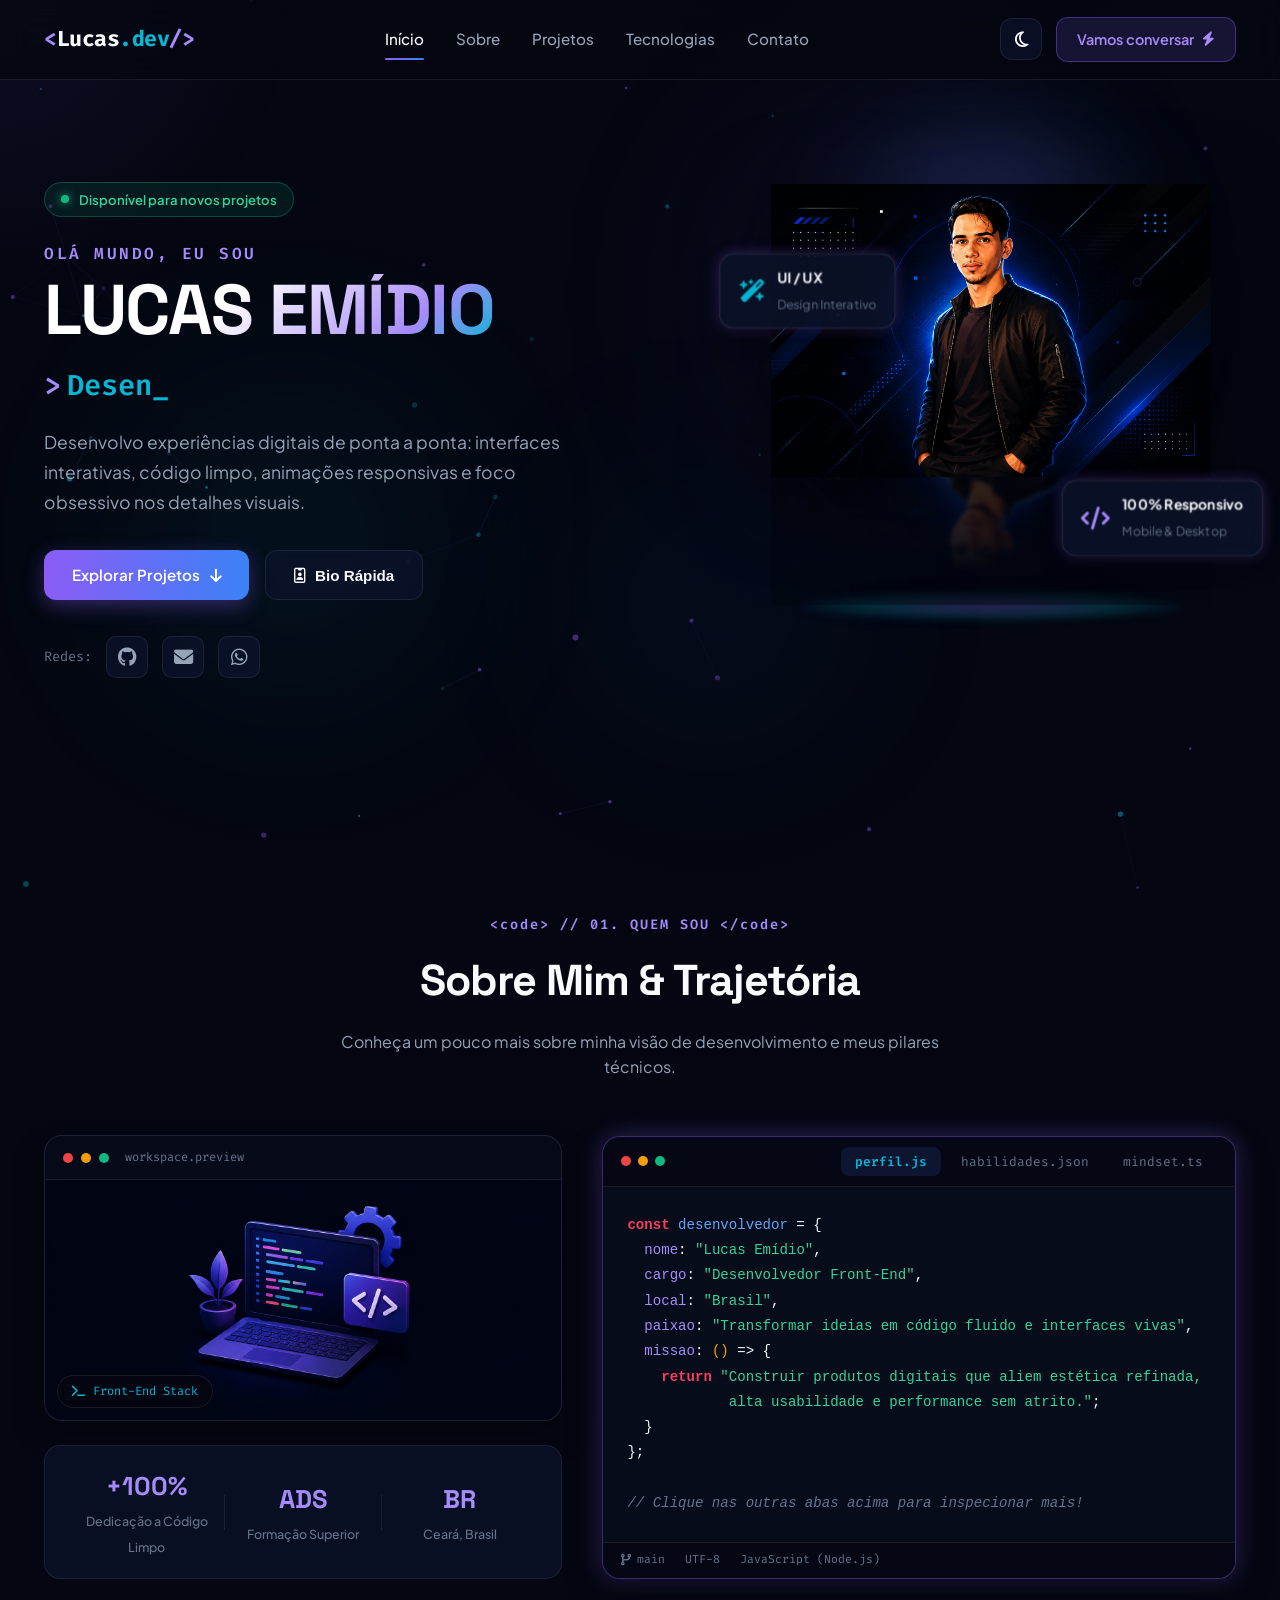
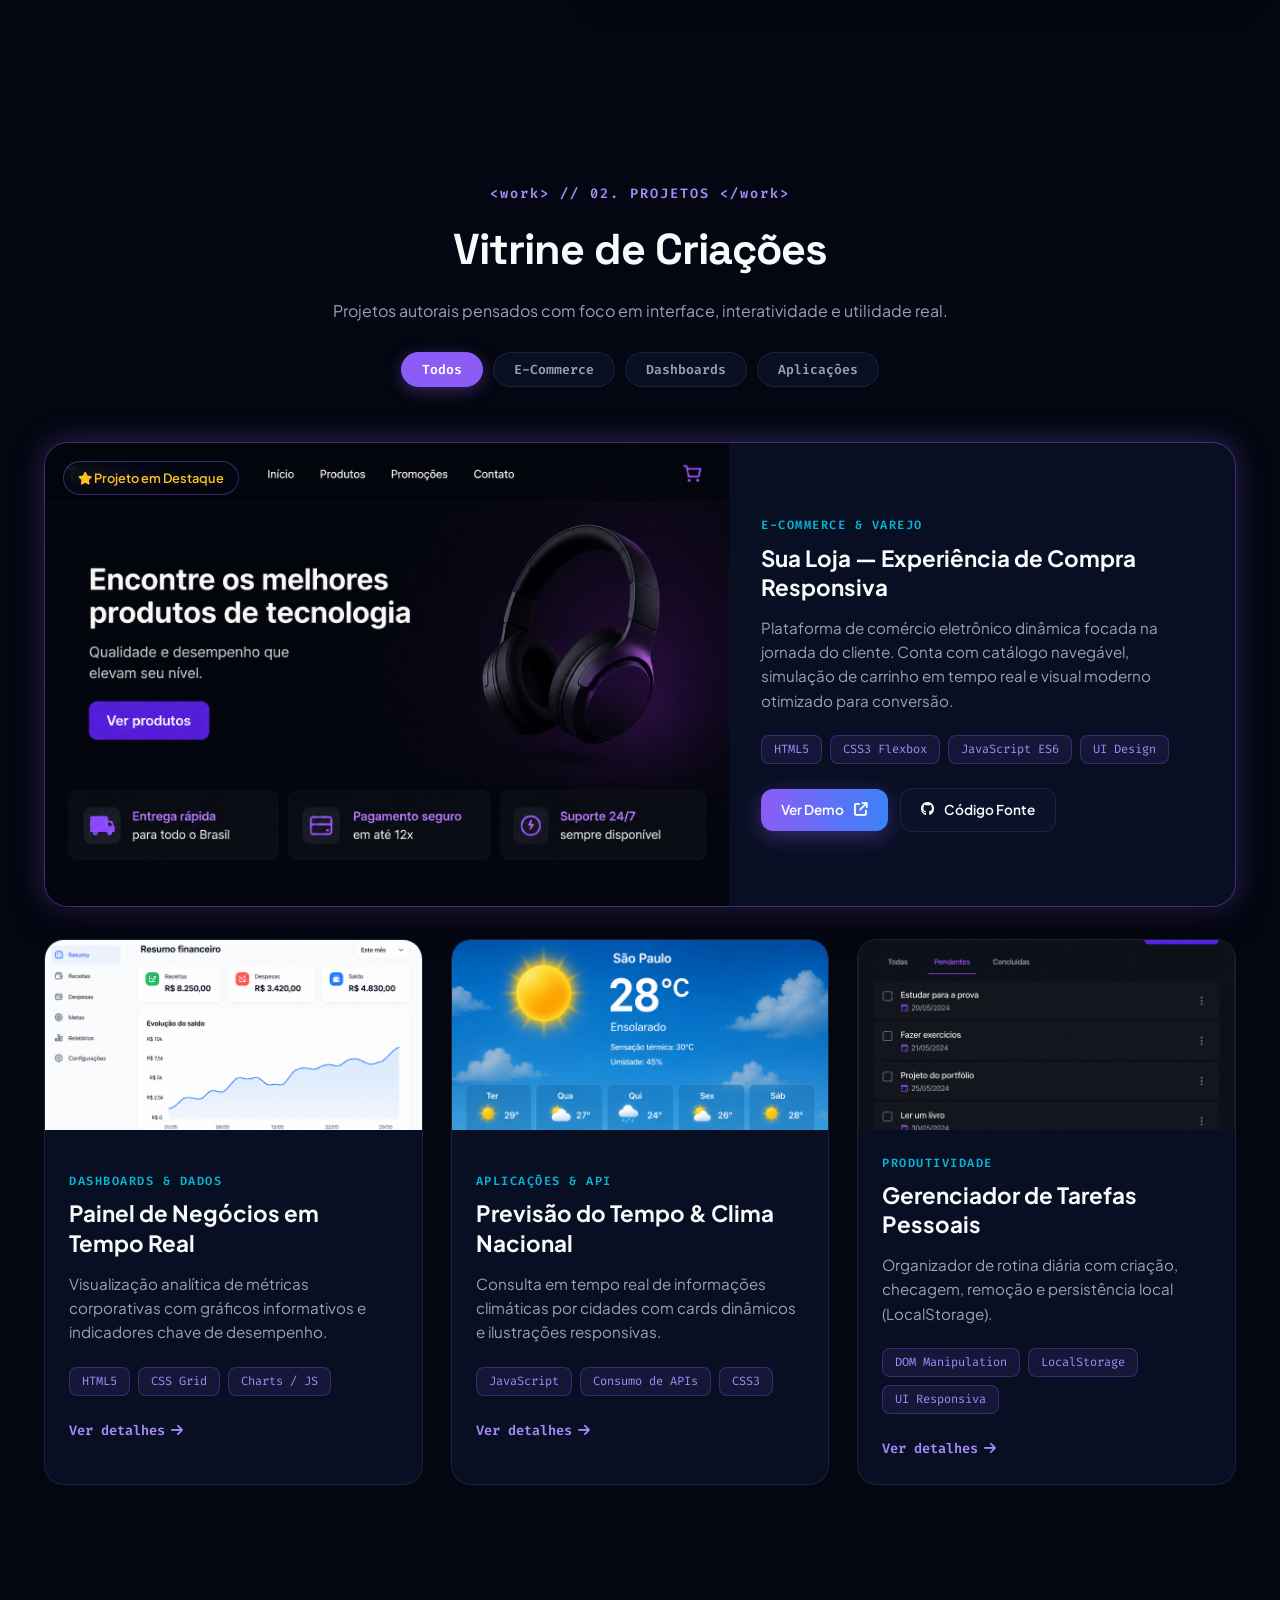
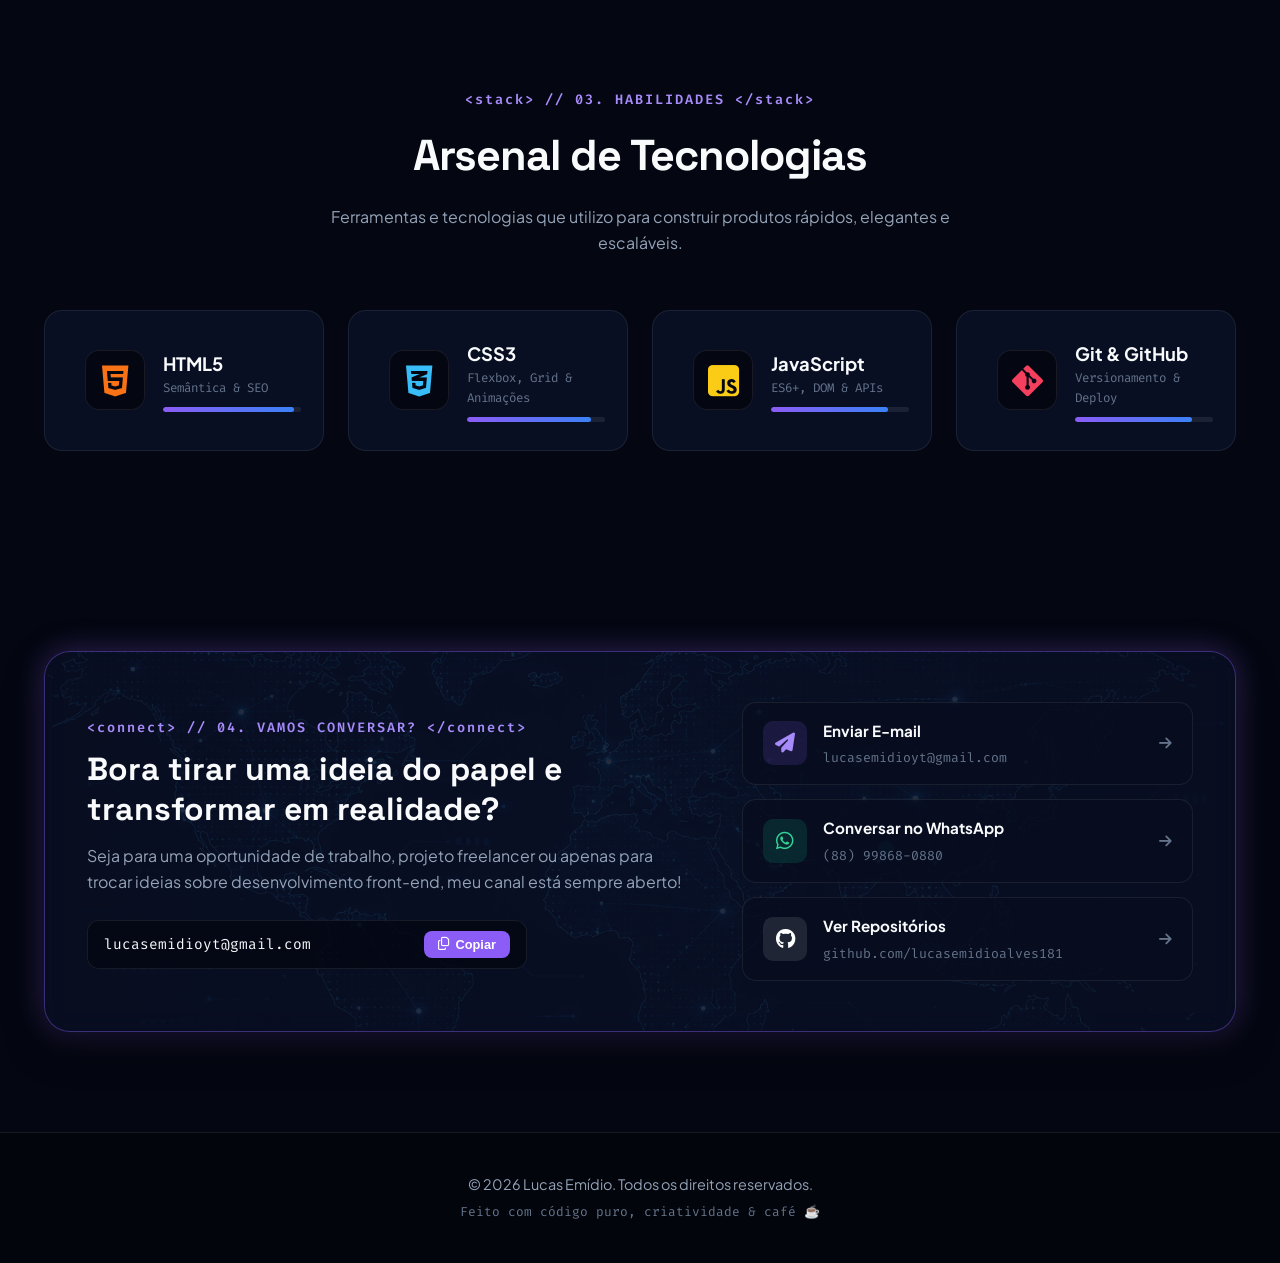
<file: index.html>
<!DOCTYPE html>
<html lang="pt-BR">

<head>
    <meta charset="UTF-8">
    <meta name="viewport" content="width=device-width, initial-scale=1.0">
    <title>Lucas Emídio | Desenvolvedor Front-End</title>
    <meta name="description" content="Portfólio interativo de Lucas Emídio, desenvolvedor Front-End especializado em interfaces modernas, dinâmicas e de alto impacto.">
    
    <!-- Google Fonts -->
    <link rel="preconnect" href="https://fonts.googleapis.com">
    <link rel="preconnect" href="https://fonts.gstatic.com" crossorigin>
    <link href="https://fonts.googleapis.com/css2?family=Fira+Code:wght@400;500;600;700&family=Plus+Jakarta+Sans:wght@300;400;500;600;700;800&family=Space+Grotesk:wght@500;700&display=swap" rel="stylesheet">
    
    <!-- Font Awesome -->
    <link rel="stylesheet" href="https://cdnjs.cloudflare.com/ajax/libs/font-awesome/6.5.1/css/all.min.css">
    
    <!-- CSS -->
    <link rel="stylesheet" href="port.css">
</head>

<body>
    <!-- Canvas de Partículas Interativas no Fundo -->
    <canvas id="bg-canvas"></canvas>

    <!-- Canvas para Fumaça e Rastro Brilhante do Mouse -->
    <canvas id="cursor-smoke-canvas"></canvas>
    <div class="mouse-glow-dot" id="mouseGlowDot"></div>

    <!-- Orbes de Luz e Gradientes Animados de Fundo -->
    <div class="glow-orb orb-1"></div>
    <div class="glow-orb orb-2"></div>
    <div class="glow-orb orb-3"></div>
    <div class="cursor-spotlight" id="spotlight"></div>

    <!-- Cabeçalho Fixo & Translúcido -->
    <header id="cabecalho">
        <div class="header-container">
            <a href="#inicio" class="logo">
                <span class="logo-bracket">&lt;</span>Lucas<span class="logo-dot">.dev</span><span class="logo-bracket">/&gt;</span>
            </a>

            <nav id="nav-menu">
                <a href="#inicio" class="nav-link active">Início</a>
                <a href="#sobre" class="nav-link">Sobre</a>
                <a href="#projetos" class="nav-link">Projetos</a>
                <a href="#tecnologias" class="nav-link">Tecnologias</a>
                <a href="#contato" class="nav-link">Contato</a>
            </nav>

            <div class="header-actions">
                <button id="theme-toggle" class="btn-icon" aria-label="Alternar tema visual" title="Alternar tema">
                    <i class="fa-regular fa-moon"></i>
                </button>
                <a href="#contato" class="btn-header-cta">
                    <span>Vamos conversar</span>
                    <i class="fa-solid fa-bolt"></i>
                </a>
                <button id="btn-mobile" class="btn-icon mobile-only" aria-label="Abrir menu móvel">
                    <i class="fa-solid fa-bars"></i>
                </button>
            </div>
        </div>
    </header>

    <main>
        <!-- SEÇÃO HERO COM IMAGEM 3D PARALLAX & ESPELHAMENTO -->
        <section id="inicio" class="hero-section">
            <div class="hero-container">
                
                <!-- Conteúdo textual à esquerda -->
                <div class="hero-conteudo">
                    <div class="status-pill">
                        <span class="status-indicator"></span>
                        <span>Disponível para novos projetos</span>
                    </div>

                    <h2 class="hero-ola">OLÁ MUNDO, EU SOU</h2>
                    <h1 class="hero-nome">LUCAS EMÍDIO</h1>

                    <!-- Efeito de Digitação Dinâmica -->
                    <div class="typing-container">
                        <span class="typing-prefix">&gt; </span>
                        <span id="typing-text" class="typing-text"></span>
                        <span class="typing-cursor">_</span>
                    </div>

                    <p class="hero-descricao">
                        Desenvolvo experiências digitais de ponta a ponta: interfaces interativas, 
                        código limpo, animações responsivas e foco obsessivo nos detalhes visuais.
                    </p>

                    <div class="hero-botoes">
                        <a href="#projetos" class="btn btn-primary">
                            <span>Explorar Projetos</span>
                            <i class="fa-solid fa-arrow-down"></i>
                        </a>
                        <button id="btn-sobre-modal" class="btn btn-glass">
                            <i class="fa-regular fa-id-badge"></i>
                            <span>Bio Rápida</span>
                        </button>
                    </div>

                    <div class="hero-social">
                        <span class="social-label">Redes:</span>
                        <a href="https://github.com/lucasemidioalves181" target="_blank" rel="noopener noreferrer" class="social-btn" aria-label="GitHub">
                            <i class="fa-brands fa-github"></i>
                        </a>
                        <a href="mailto:lucasemidioyt@gmail.com" class="social-btn" aria-label="E-mail">
                            <i class="fa-solid fa-envelope"></i>
                        </a>
                        <a href="https://wa.me/5588998680880" target="_blank" rel="noopener noreferrer" class="social-btn" aria-label="WhatsApp">
                            <i class="fa-brands fa-whatsapp"></i>
                        </a>
                    </div>
                </div>

                <!-- Imagem Interativa com 3D Tilt, Efeito Mouse e Espelhamento -->
                <div class="hero-interactive-stage" id="heroStage">
                    
                    <!-- Badges flutuantes interativas ao redor da imagem -->
                    <div class="floating-badge badge-top-left" data-speed="2">
                        <i class="fa-solid fa-wand-magic-sparkles"></i>
                        <div>
                            <strong>UI / UX</strong>
                            <small>Design Interativo</small>
                        </div>
                    </div>

                    <div class="floating-badge badge-bottom-right" data-speed="-2">
                        <i class="fa-solid fa-code"></i>
                        <div>
                            <strong>100% Responsivo</strong>
                            <small>Mobile & Desktop</small>
                        </div>
                    </div>

                    <!-- Container da Imagem com 3D Tilt e Espelhamento -->
                    <div class="hero-character-wrapper" id="characterWrapper">
                        <div class="character-glow" id="characterGlow"></div>
                        
                        <!-- Imagem Principal com Efeito de Luz 3D -->
                        <div class="character-img-box">
                            <img src="imgs/imagem2.png" alt="Lucas Emídio Desenvolvedor" id="heroImage" class="character-img">
                            <div class="character-specular-glare" id="characterGlare"></div>
                        </div>
                        
                        <!-- Efeito de Espelhamento Refletido na Base -->
                        <div class="character-reflection-container" id="characterReflection">
                            <img src="imgs/imagem2.png" alt="" class="character-reflection-img" aria-hidden="true">
                            <div class="reflection-gradient-fade"></div>
                        </div>

                        <!-- Chão com grade holográfica de luz e sombra 3D -->
                        <div class="character-shadow-3d" id="characterShadow"></div>
                        <div class="holographic-base"></div>
                    </div>
                </div>

            </div>
        </section>

        <!-- SEÇÃO SOBRE MIM: TERMINAL INTERATIVO AO INVÉS DE CARDS GENÉRICOS -->
        <section id="sobre" class="section">
            <div class="section-header">
                <span class="section-tag">&lt;code&gt; // 01. QUEM SOU &lt;/code&gt;</span>
                <h2 class="section-title">Sobre Mim &amp; Trajetória</h2>
                <p class="section-subtitle">Conheça um pouco mais sobre minha visão de desenvolvimento e meus pilares técnicos.</p>
            </div>

            <div class="sobre-interactive-container">
                <!-- Lado Esquerdo: Imagem com moldura moderna de código -->
                <div class="sobre-visual">
                    <div class="workspace-card">
                        <div class="workspace-header">
                            <span class="dot red"></span>
                            <span class="dot yellow"></span>
                            <span class="dot green"></span>
                            <span class="tab-label">workspace.preview</span>
                        </div>
                        <div class="workspace-img-wrapper">
                            <img src="pcimg.png" alt="Workspace de desenvolvimento" id="img-workspace">
                            <div class="workspace-overlay">
                                <span><i class="fa-solid fa-terminal"></i> Front-End Stack</span>
                            </div>
                        </div>
                    </div>

                    <!-- Métricas de experiência fluídas -->
                    <div class="metricas-fluxo">
                        <div class="metrica-item">
                            <span class="metrica-numero">+100%</span>
                            <span class="metrica-texto">Dedicação a Código Limpo</span>
                        </div>
                        <div class="metrica-divisor"></div>
                        <div class="metrica-item">
                            <span class="metrica-numero">ADS</span>
                            <span class="metrica-texto">Formação Superior</span>
                        </div>
                        <div class="metrica-divisor"></div>
                        <div class="metrica-item">
                            <span class="metrica-numero">BR</span>
                            <span class="metrica-texto">Ceará, Brasil</span>
                        </div>
                    </div>
                </div>

                <!-- Lado Direito: Terminal Interativo de Desenvolvedor -->
                <div class="terminal-ide" id="devTerminal">
                    <div class="terminal-topbar">
                        <div class="terminal-dots">
                            <span class="dot red"></span>
                            <span class="dot yellow"></span>
                            <span class="dot green"></span>
                        </div>
                        <div class="terminal-tabs">
                            <button class="terminal-tab active" data-tab="perfil">perfil.js</button>
                            <button class="terminal-tab" data-tab="habilidades">habilidades.json</button>
                            <button class="terminal-tab" data-tab="filosofia">mindset.ts</button>
                        </div>
                    </div>

                    <!-- Conteúdo das Abas do Terminal -->
                    <div class="terminal-code-body">
                        <!-- Aba 1: perfil.js -->
                        <div class="tab-content active" id="tab-perfil">
                            <pre><code><span class="c-keyword">const</span> <span class="c-variable">desenvolvedor</span> = {
  <span class="c-prop">nome</span>: <span class="c-string">"Lucas Emídio"</span>,
  <span class="c-prop">cargo</span>: <span class="c-string">"Desenvolvedor Front-End"</span>,
  <span class="c-prop">local</span>: <span class="c-string">"Brasil"</span>,
  <span class="c-prop">paixao</span>: <span class="c-string">"Transformar ideias em código fluido e interfaces vivas"</span>,
  <span class="c-prop">missao</span>: <span class="c-function">()</span> => {
    <span class="c-keyword">return</span> <span class="c-string">"Construir produtos digitais que aliem estética refinada,
            alta usabilidade e performance sem atrito."</span>;
  }
};

<span class="c-comment">// Clique nas outras abas acima para inspecionar mais!</span></code></pre>
                        </div>

                        <!-- Aba 2: habilidades.json -->
                        <div class="tab-content" id="tab-habilidades">
                            <pre><code>{
  <span class="c-prop">"linguagens"</span>: [<span class="c-string">"JavaScript (ES6+)"</span>, <span class="c-string">"HTML5"</span>, <span class="c-string">"CSS3"</span>],
  <span class="c-prop">"estilizacao"</span>: [<span class="c-string">"Flexbox"</span>, <span class="c-string">"CSS Grid"</span>, <span class="c-string">"Animations"</span>, <span class="c-string">"Responsividade"</span>],
  <span class="c-prop">"ferramentas"</span>: [<span class="c-string">"Git"</span>, <span class="c-string">"GitHub"</span>, <span class="c-string">"VS Code"</span>, <span class="c-string">"Figma"</span>],
  <span class="c-prop">"proximosPassos"</span>: [<span class="c-string">"React"</span>, <span class="c-string">"TypeScript"</span>, <span class="c-string">"Tailwind CSS"</span>]
}</code></pre>
                        </div>

                        <!-- Aba 3: mindset.ts -->
                        <div class="tab-content" id="tab-filosofia">
                            <pre><code><span class="c-keyword">interface</span> <span class="c-type">DevMindset</span> {
  <span class="c-prop">aprendizadoContinuo</span>: <span class="c-type">boolean</span>;
  <span class="c-prop">atencaoAosDetalhes</span>: <span class="c-type">boolean</span>;
}

<span class="c-keyword">const</span> <span class="c-variable">meuFoco</span>: <span class="c-type">DevMindset</span> = {
  <span class="c-prop">aprendizadoContinuo</span>: <span class="c-keyword">true</span>,
  <span class="c-prop">atencaoAosDetalhes</span>: <span class="c-keyword">true</span>
};

<span class="c-comment">/* "Interfaces são a ponte entre as pessoas e a tecnologia.
    Elas devem ser intuitivas, rápidas e memoráveis." */</span></code></pre>
                        </div>
                    </div>

                    <div class="terminal-footer">
                        <span class="terminal-status"><i class="fa-solid fa-code-branch"></i> main</span>
                        <span class="terminal-status">UTF-8</span>
                        <span class="terminal-status">JavaScript (Node.js)</span>
                    </div>
                </div>
            </div>
        </section>

        <!-- SEÇÃO PROJETOS: VITRINE INTERATIVA COM SHOWCASE E FILTRO -->
        <section id="projetos" class="section">
            <div class="section-header">
                <span class="section-tag">&lt;work&gt; // 02. PROJETOS &lt;/work&gt;</span>
                <h2 class="section-title">Vitrine de Criações</h2>
                <p class="section-subtitle">Projetos autorais pensados com foco em interface, interatividade e utilidade real.</p>
                
                <!-- Filtros Interativos -->
                <div class="projetos-filtros">
                    <button class="filtro-btn active" data-filter="todos">Todos</button>
                    <button class="filtro-btn" data-filter="ecommerce">E-Commerce</button>
                    <button class="filtro-btn" data-filter="dashboards">Dashboards</button>
                    <button class="filtro-btn" data-filter="apps">Aplicações</button>
                </div>
            </div>

            <!-- Vitrine Dinâmica (Design Editorial Não Genérico) -->
            <div class="showcase-projetos">
                
                <!-- Projeto 1: Destaque Principal Expandido -->
                <article class="showcase-item destaque" data-categoria="ecommerce">
                    <div class="showcase-preview">
                        <img src="imgs/ChatGPT Image 23 de ago. de 2026, 17_31_54.png" alt="Sua Loja E-Commerce">
                        <div class="preview-glass-tag">
                            <i class="fa-solid fa-star"></i> Projeto em Destaque
                        </div>
                    </div>
                    <div class="showcase-details">
                        <div class="showcase-header">
                            <span class="categoria-label">E-COMMERCE &amp; VAREJO</span>
                            <h3>Sua Loja — Experiência de Compra Responsiva</h3>
                        </div>
                        <p>
                            Plataforma de comércio eletrônico dinâmica focada na jornada do cliente. 
                            Conta com catálogo navegável, simulação de carrinho em tempo real e visual moderno otimizado para conversão.
                        </p>
                        <div class="tech-pills">
                            <span class="tech-pill">HTML5</span>
                            <span class="tech-pill">CSS3 Flexbox</span>
                            <span class="tech-pill">JavaScript ES6</span>
                            <span class="tech-pill">UI Design</span>
                        </div>
                        <div class="showcase-actions">
                            <a href="#" class="btn btn-primary btn-sm">
                                <span>Ver Demo</span>
                                <i class="fa-solid fa-arrow-up-right-from-square"></i>
                            </a>
                            <a href="https://github.com/lucasemidioalves181" target="_blank" rel="noopener noreferrer" class="btn btn-glass btn-sm">
                                <i class="fa-brands fa-github"></i>
                                <span>Código Fonte</span>
                            </a>
                        </div>
                    </div>
                </article>

                <!-- Grid com os outros 3 projetos complementares -->
                <div class="showcase-subgrid">
                    
                    <!-- Projeto 2: Dashboard de Negócios -->
                    <article class="showcase-item compacto" data-categoria="dashboards">
                        <div class="showcase-preview">
                            <img src="imgs/ChatGPT Image 23 de ago. de 2026, 17_32_50.png" alt="Dashboard de Negócios">
                            <div class="preview-overlay-btn">
                                <i class="fa-solid fa-magnifying-glass-plus"></i>
                            </div>
                        </div>
                        <div class="showcase-details">
                            <span class="categoria-label">DASHBOARDS &amp; DADOS</span>
                            <h3>Painel de Negócios em Tempo Real</h3>
                            <p>Visualização analítica de métricas corporativas com gráficos informativos e indicadores chave de desempenho.</p>
                            <div class="tech-pills">
                                <span class="tech-pill">HTML5</span>
                                <span class="tech-pill">CSS Grid</span>
                                <span class="tech-pill">Charts / JS</span>
                            </div>
                            <div class="showcase-actions">
                                <a href="#" class="btn-link">Ver detalhes <i class="fa-solid fa-arrow-right"></i></a>
                            </div>
                        </div>
                    </article>

                    <!-- Projeto 3: App de Clima -->
                    <article class="showcase-item compacto" data-categoria="apps">
                        <div class="showcase-preview">
                            <img src="imgs/ChatGPT Image 23 de ago. de 2026, 17_33_33.png" alt="App de Clima">
                            <div class="preview-overlay-btn">
                                <i class="fa-solid fa-magnifying-glass-plus"></i>
                            </div>
                        </div>
                        <div class="showcase-details">
                            <span class="categoria-label">APLICAÇÕES &amp; API</span>
                            <h3>Previsão do Tempo &amp; Clima Nacional</h3>
                            <p>Consulta em tempo real de informações climáticas por cidades com cards dinâmicos e ilustrações responsivas.</p>
                            <div class="tech-pills">
                                <span class="tech-pill">JavaScript</span>
                                <span class="tech-pill">Consumo de APIs</span>
                                <span class="tech-pill">CSS3</span>
                            </div>
                            <div class="showcase-actions">
                                <a href="#" class="btn-link">Ver detalhes <i class="fa-solid fa-arrow-right"></i></a>
                            </div>
                        </div>
                    </article>

                    <!-- Projeto 4: Gerenciador de Tarefas -->
                    <article class="showcase-item compacto" data-categoria="apps">
                        <div class="showcase-preview">
                            <img src="imgs/ChatGPT Image 23 de ago. de 2026, 17_34_10.png" alt="Gerenciador de Tarefas">
                            <div class="preview-overlay-btn">
                                <i class="fa-solid fa-magnifying-glass-plus"></i>
                            </div>
                        </div>
                        <div class="showcase-details">
                            <span class="categoria-label">PRODUTIVIDADE</span>
                            <h3>Gerenciador de Tarefas Pessoais</h3>
                            <p>Organizador de rotina diária com criação, checagem, remoção e persistência local (LocalStorage).</p>
                            <div class="tech-pills">
                                <span class="tech-pill">DOM Manipulation</span>
                                <span class="tech-pill">LocalStorage</span>
                                <span class="tech-pill">UI Responsiva</span>
                            </div>
                            <div class="showcase-actions">
                                <a href="#" class="btn-link">Ver detalhes <i class="fa-solid fa-arrow-right"></i></a>
                            </div>
                        </div>
                    </article>

                </div>
            </div>
        </section>

        <!-- SEÇÃO TECNOLOGIAS: HUB TECNOLÓGICO INTERATIVO -->
        <section id="tecnologias" class="section">
            <div class="section-header">
                <span class="section-tag">&lt;stack&gt; // 03. HABILIDADES &lt;/stack&gt;</span>
                <h2 class="section-title">Arsenal de Tecnologias</h2>
                <p class="section-subtitle">Ferramentas e tecnologias que utilizo para construir produtos rápidos, elegantes e escaláveis.</p>
            </div>

            <div class="tech-interactive-hub">
                <!-- Tech 1 -->
                <div class="tech-hub-item" data-tech="html">
                    <div class="tech-glow glow-html"></div>
                    <div class="tech-hub-icon">
                        <i class="fa-brands fa-html5"></i>
                    </div>
                    <div class="tech-hub-info">
                        <h4>HTML5</h4>
                        <span class="tech-role">Semântica &amp; SEO</span>
                        <div class="tech-bar"><div class="tech-progress" style="width: 95%;"></div></div>
                    </div>
                </div>

                <!-- Tech 2 -->
                <div class="tech-hub-item" data-tech="css">
                    <div class="tech-glow glow-css"></div>
                    <div class="tech-hub-icon">
                        <i class="fa-brands fa-css3-alt"></i>
                    </div>
                    <div class="tech-hub-info">
                        <h4>CSS3</h4>
                        <span class="tech-role">Flexbox, Grid &amp; Animações</span>
                        <div class="tech-bar"><div class="tech-progress" style="width: 90%;"></div></div>
                    </div>
                </div>

                <!-- Tech 3 -->
                <div class="tech-hub-item" data-tech="js">
                    <div class="tech-glow glow-js"></div>
                    <div class="tech-hub-icon">
                        <i class="fa-brands fa-square-js"></i>
                    </div>
                    <div class="tech-hub-info">
                        <h4>JavaScript</h4>
                        <span class="tech-role">ES6+, DOM &amp; APIs</span>
                        <div class="tech-bar"><div class="tech-progress" style="width: 85%;"></div></div>
                    </div>
                </div>

                <!-- Tech 4 -->
                <div class="tech-hub-item" data-tech="git">
                    <div class="tech-glow glow-git"></div>
                    <div class="tech-hub-icon">
                        <i class="fa-brands fa-git-alt"></i>
                    </div>
                    <div class="tech-hub-info">
                        <h4>Git &amp; GitHub</h4>
                        <span class="tech-role">Versionamento &amp; Deploy</span>
                        <div class="tech-bar"><div class="tech-progress" style="width: 85%;"></div></div>
                    </div>
                </div>
            </div>
        </section>

        <!-- SEÇÃO CONTATO: PAINEL DE CONEXÃO DIRETA -->
        <section id="contato" class="section">
            <div class="contato-hologram-card">
                <div class="contato-map-wrapper">
                    <img src="imgs/mapa.png" alt="Mapa de localização" class="contato-map-img">
                    <div class="map-radar-pulse"></div>
                </div>

                <div class="contato-inner-content">
                    <div class="contato-cta">
                        <span class="section-tag">&lt;connect&gt; // 04. VAMOS CONVERSAR? &lt;/connect&gt;</span>
                        <h2>Bora tirar uma ideia do papel e transformar em realidade?</h2>
                        <p>
                            Seja para uma oportunidade de trabalho, projeto freelancer ou apenas para trocar ideias sobre desenvolvimento front-end, meu canal está sempre aberto!
                        </p>

                        <!-- Botão Copiar E-mail com Feedback Instantâneo -->
                        <div class="copy-email-box">
                            <span class="email-text">lucasemidioyt@gmail.com</span>
                            <button id="btn-copy-email" class="btn-copy" aria-label="Copiar endereço de e-mail">
                                <i class="fa-regular fa-copy"></i>
                                <span class="copy-status">Copiar</span>
                            </button>
                        </div>
                    </div>

                    <div class="contato-links-grid">
                        <a href="mailto:lucasemidioyt@gmail.com" class="contato-link-box">
                            <div class="link-icon"><i class="fa-solid fa-paper-plane"></i></div>
                            <div class="link-info">
                                <strong>Enviar E-mail</strong>
                                <span>lucasemidioyt@gmail.com</span>
                            </div>
                            <i class="fa-solid fa-arrow-right link-arrow"></i>
                        </a>

                        <a href="https://wa.me/5588998680880" target="_blank" rel="noopener noreferrer" class="contato-link-box">
                            <div class="link-icon whatsapp"><i class="fa-brands fa-whatsapp"></i></div>
                            <div class="link-info">
                                <strong>Conversar no WhatsApp</strong>
                                <span>(88) 99868-0880</span>
                            </div>
                            <i class="fa-solid fa-arrow-right link-arrow"></i>
                        </a>

                        <a href="https://github.com/lucasemidioalves181" target="_blank" rel="noopener noreferrer" class="contato-link-box">
                            <div class="link-icon github"><i class="fa-brands fa-github"></i></div>
                            <div class="link-info">
                                <strong>Ver Repositórios</strong>
                                <span>github.com/lucasemidioalves181</span>
                            </div>
                            <i class="fa-solid fa-arrow-right link-arrow"></i>
                        </a>
                    </div>
                </div>
            </div>
        </section>
    </main>

    <!-- Modal Bio Rápida -->
    <div id="modal-sobre" class="modal-backdrop" aria-hidden="true">
        <div class="modal-card">
            <button id="fechar-modal" class="modal-close" aria-label="Fechar modal">&times;</button>
            <div class="modal-header">
                <span class="modal-badge">&lt;bio.json /&gt;</span>
                <h3>Prazer, me chamo Lucas!</h3>
            </div>
            <div class="modal-body">
                <p>
                    Sou desenvolvedor Front-End apaixonado pelo poder que as linguagens da web possuem de transformar ideias em produtos visuais, funcionais e cativantes.
                </p>
                <p>
                    Graduado em Análise e Desenvolvimento de Sistemas (ADS), foco minha evolução diária em domínio profundo de JavaScript, CSS moderno (Grid, Flexbox, micro-animações), arquitetura de software e boa experiência de usuário (UX).
                </p>
            </div>
            <div class="modal-footer">
                <a href="#contato" class="btn btn-primary" onclick="fecharModal()">Vamos conversar</a>
            </div>
        </div>
    </div>

    <!-- Rodapé -->
    <footer id="rodape">
        <div class="rodape-container">
            <p>&copy; 2026 Lucas Emídio. Todos os direitos reservados.</p>
            <p class="rodape-detalhe">Feito com código puro, criatividade &amp; café ☕</p>
        </div>
    </footer>

    <!-- JavaScript -->
    <script src="port.js"></script>
</body>

</html>
</file>
<file: port.css>
/* ==========================================================================
   PORTFÓLIO ULTRA-INTERATIVO - LUCAS EMÍDIO | FRONT-END DEVELOPER
   ========================================================================== */

/* 1. Variáveis & Cores Globais */
:root {
    --bg-dark: #040711;
    --bg-surface: #080d1e;
    --bg-card: rgba(13, 21, 46, 0.65);
    --bg-card-hover: rgba(20, 32, 69, 0.85);

    --border-subtle: rgba(255, 255, 255, 0.08);
    --border-glow: rgba(139, 92, 246, 0.4);

    --text-primary: #f8fafc;
    --text-secondary: #94a3b8;
    --text-muted: #64748b;

    /* Cores Neons & Acentos */
    --purple: #8b5cf6;
    --purple-light: #a78bfa;
    --purple-glow: rgba(139, 92, 246, 0.35);

    --blue: #3b82f6;
    --blue-glow: rgba(59, 130, 246, 0.3);

    --cyan: #06b6d4;
    --cyan-glow: rgba(6, 182, 212, 0.3);

    --emerald: #10b981;

    --gradient-accent: linear-gradient(135deg, #8b5cf6 0%, #3b82f6 50%, #06b6d4 100%);
    --gradient-btn: linear-gradient(90deg, #8b5cf6 0%, #3b82f6 100%);
    --gradient-card: linear-gradient(135deg, rgba(255, 255, 255, 0.05) 0%, rgba(255, 255, 255, 0.01) 100%);

    --font-sans: 'Plus Jakarta Sans', system-ui, -apple-system, sans-serif;
    --font-heading: 'Space Grotesk', var(--font-sans);
    --font-mono: 'Fira Code', monospace;

    --header-height: 80px;
    --transition: all 0.3s cubic-bezier(0.2, 0.8, 0.2, 1);
}

/* Modo Claro */
body.light-theme {
    --bg-dark: #f0f4f8;
    --bg-surface: #e2e8f0;
    --bg-card: rgba(255, 255, 255, 0.85);
    --bg-card-hover: #ffffff;
    --border-subtle: rgba(0, 0, 0, 0.08);
    --border-glow: rgba(139, 92, 246, 0.3);
    --text-primary: #090e17;
    --text-secondary: #475569;
    --text-muted: #64748b;
    --purple-glow: rgba(139, 92, 246, 0.2);
}

/* 2. Reset & Estrutura Base */
*, *::before, *::after {
    box-sizing: border-box;
    margin: 0;
    padding: 0;
}

html {
    scroll-behavior: smooth;
    font-size: 16px;
}

body {
    background-color: var(--bg-dark);
    color: var(--text-primary);
    font-family: var(--font-sans);
    line-height: 1.6;
    overflow-x: hidden;
    position: relative;
    min-height: 100vh;
}

/* 3. Animações de Fundo: Canvas, Orbes, Rastro de Fumaça e Cursor Brilhante */
#bg-canvas {
    position: fixed;
    top: 0;
    left: 0;
    width: 100vw;
    height: 100vh;
    z-index: -3;
    pointer-events: none;
}

#cursor-smoke-canvas {
    position: fixed;
    top: 0;
    left: 0;
    width: 100vw;
    height: 100vh;
    z-index: 9998;
    pointer-events: none;
}

.mouse-glow-dot {
    position: fixed;
    top: 0;
    left: 0;
    width: 14px;
    height: 14px;
    border-radius: 50%;
    background: radial-gradient(circle, #ffffff 30%, #38bdf8 70%, #8b5cf6 100%);
    box-shadow: 
        0 0 12px 3px rgba(56, 189, 248, 0.9),
        0 0 25px 6px rgba(139, 92, 246, 0.7),
        0 0 45px 12px rgba(6, 182, 212, 0.4);
    pointer-events: none;
    transform: translate(-50%, -50%);
    z-index: 9999;
    mix-blend-mode: screen;
    opacity: 0;
    transition: opacity 0.3s ease, transform 0.05s ease-out;
}

.cursor-spotlight {
    position: fixed;
    top: 0;
    left: 0;
    width: 600px;
    height: 600px;
    background: radial-gradient(circle, rgba(139, 92, 246, 0.08) 0%, transparent 70%);
    border-radius: 50%;
    pointer-events: none;
    transform: translate(-50%, -50%);
    z-index: -1;
    transition: opacity 0.3s ease;
}

.glow-orb {
    position: fixed;
    border-radius: 50%;
    filter: blur(100px);
    z-index: -2;
    pointer-events: none;
    opacity: 0.6;
}

.orb-1 {
    top: 5%;
    right: 10%;
    width: 500px;
    height: 500px;
    background: radial-gradient(circle, rgba(139, 92, 246, 0.25) 0%, transparent 70%);
    animation: orbMove1 22s ease-in-out infinite alternate;
}

.orb-2 {
    bottom: 15%;
    left: 5%;
    width: 450px;
    height: 450px;
    background: radial-gradient(circle, rgba(6, 182, 212, 0.2) 0%, transparent 70%);
    animation: orbMove2 25s ease-in-out infinite alternate;
}

.orb-3 {
    top: 45%;
    left: 40%;
    width: 400px;
    height: 400px;
    background: radial-gradient(circle, rgba(59, 130, 246, 0.15) 0%, transparent 70%);
    animation: orbMove1 30s ease-in-out infinite alternate-reverse;
}

@keyframes orbMove1 {
    0% { transform: translate(0, 0) scale(1); }
    50% { transform: translate(-60px, 80px) scale(1.15); }
    100% { transform: translate(40px, -40px) scale(0.9); }
}

@keyframes orbMove2 {
    0% { transform: translate(0, 0) scale(1); }
    50% { transform: translate(80px, -60px) scale(1.2); }
    100% { transform: translate(-30px, 50px) scale(0.95); }
}

/* 4. Cabeçalho Fixo & Glassmorphism */
#cabecalho {
    position: fixed;
    top: 0;
    left: 0;
    width: 100%;
    height: var(--header-height);
    background: rgba(4, 7, 17, 0.75);
    backdrop-filter: blur(16px);
    -webkit-backdrop-filter: blur(16px);
    border-bottom: 1px solid var(--border-subtle);
    z-index: 1000;
    display: flex;
    align-items: center;
    transition: var(--transition);
}

body.light-theme #cabecalho {
    background: rgba(240, 244, 248, 0.85);
}

.header-container {
    max-width: 1240px;
    width: 100%;
    margin: 0 auto;
    padding: 0 24px;
    display: flex;
    align-items: center;
    justify-content: space-between;
}

.logo {
    font-family: var(--font-mono);
    font-size: 1.35rem;
    font-weight: 700;
    color: var(--text-primary);
    text-decoration: none;
    display: flex;
    align-items: center;
    letter-spacing: -0.5px;
}

.logo-bracket {
    color: var(--purple-light);
}

.logo-dot {
    color: var(--cyan);
}

#nav-menu {
    display: flex;
    gap: 32px;
}

.nav-link {
    color: var(--text-secondary);
    text-decoration: none;
    font-size: 0.95rem;
    font-weight: 500;
    position: relative;
    padding: 8px 0;
    transition: var(--transition);
}

.nav-link:hover,
.nav-link.active {
    color: var(--text-primary);
}

.nav-link::after {
    content: '';
    position: absolute;
    bottom: 0;
    left: 0;
    width: 0%;
    height: 2px;
    background: var(--gradient-btn);
    transition: width 0.3s ease;
    border-radius: 2px;
}

.nav-link:hover::after,
.nav-link.active::after {
    width: 100%;
}

.header-actions {
    display: flex;
    align-items: center;
    gap: 14px;
}

.btn-icon {
    width: 42px;
    height: 42px;
    border-radius: 12px;
    background: var(--bg-card);
    border: 1px solid var(--border-subtle);
    color: var(--text-primary);
    display: flex;
    align-items: center;
    justify-content: center;
    font-size: 1.1rem;
    cursor: pointer;
    transition: var(--transition);
}

.btn-icon:hover {
    color: var(--purple-light);
    border-color: var(--purple);
    transform: translateY(-2px);
    box-shadow: 0 4px 15px var(--purple-glow);
}

.btn-header-cta {
    display: inline-flex;
    align-items: center;
    gap: 8px;
    padding: 10px 20px;
    border-radius: 12px;
    font-size: 0.9rem;
    font-weight: 600;
    text-decoration: none;
    background: rgba(139, 92, 246, 0.15);
    border: 1px solid rgba(139, 92, 246, 0.4);
    color: var(--purple-light);
    transition: var(--transition);
}

.btn-header-cta:hover {
    background: var(--purple);
    color: #ffffff;
    box-shadow: 0 6px 20px var(--purple-glow);
    transform: translateY(-2px);
}

.mobile-only {
    display: none;
}

/* 5. Seção Hero */
.hero-section {
    padding-top: calc(var(--header-height) + 40px);
    padding-bottom: 70px;
    min-height: 90vh;
    display: flex;
    align-items: center;
    position: relative;
}

.hero-container {
    max-width: 1240px;
    width: 100%;
    margin: 0 auto;
    padding: 0 24px;
    display: grid;
    grid-template-columns: 1.15fr 0.85fr;
    align-items: center;
    gap: 40px;
}

.hero-conteudo {
    display: flex;
    flex-direction: column;
    align-items: flex-start;
    z-index: 2;
}

/* Status Pill */
.status-pill {
    display: inline-flex;
    align-items: center;
    gap: 10px;
    padding: 6px 16px;
    border-radius: 30px;
    background: rgba(16, 185, 129, 0.1);
    border: 1px solid rgba(16, 185, 129, 0.3);
    color: #34d399;
    font-size: 0.82rem;
    font-weight: 600;
    margin-bottom: 24px;
}

.status-indicator {
    width: 8px;
    height: 8px;
    border-radius: 50%;
    background-color: #10b981;
    box-shadow: 0 0 10px #10b981;
    animation: statusPulse 2s infinite;
}

@keyframes statusPulse {
    0%, 100% { opacity: 1; transform: scale(1); }
    50% { opacity: 0.4; transform: scale(1.3); }
}

.hero-ola {
    font-family: var(--font-mono);
    font-size: 1rem;
    letter-spacing: 2.5px;
    color: var(--purple-light);
    margin-bottom: 8px;
    font-weight: 600;
}

.hero-nome {
    font-family: var(--font-heading);
    font-size: clamp(2.8rem, 5.5vw, 4.4rem);
    font-weight: 800;
    line-height: 1.05;
    margin-bottom: 14px;
    letter-spacing: -1.5px;
    background: linear-gradient(135deg, #ffffff 40%, var(--purple-light) 80%, var(--cyan) 100%);
    -webkit-background-clip: text;
    -webkit-text-fill-color: transparent;
}

body.light-theme .hero-nome {
    background: linear-gradient(135deg, #090e17 40%, var(--purple) 80%, var(--blue) 100%);
    -webkit-background-clip: text;
    -webkit-text-fill-color: transparent;
}

/* Typing Effect */
.typing-container {
    font-family: var(--font-mono);
    font-size: clamp(1.2rem, 2.5vw, 1.8rem);
    font-weight: 600;
    color: var(--cyan);
    margin-bottom: 20px;
    display: flex;
    align-items: center;
}

.typing-prefix {
    color: var(--purple-light);
    margin-right: 6px;
}

.typing-cursor {
    color: var(--cyan);
    animation: blink 0.8s infinite;
}

@keyframes blink {
    0%, 100% { opacity: 1; }
    50% { opacity: 0; }
}

.hero-descricao {
    font-size: 1.1rem;
    color: var(--text-secondary);
    max-width: 530px;
    margin-bottom: 32px;
    line-height: 1.7;
}

.hero-botoes {
    display: flex;
    gap: 16px;
    margin-bottom: 36px;
    flex-wrap: wrap;
}

.btn {
    display: inline-flex;
    align-items: center;
    gap: 10px;
    padding: 13px 28px;
    border-radius: 12px;
    font-size: 0.95rem;
    font-weight: 600;
    text-decoration: none;
    cursor: pointer;
    transition: var(--transition);
}

.btn-primary {
    background: var(--gradient-btn);
    color: #ffffff;
    box-shadow: 0 6px 20px var(--purple-glow);
    border: none;
}

.btn-primary:hover {
    transform: translateY(-3px);
    box-shadow: 0 10px 28px rgba(139, 92, 246, 0.5);
    color: #ffffff;
}

.btn-glass {
    background: var(--bg-card);
    backdrop-filter: blur(10px);
    border: 1px solid var(--border-subtle);
    color: var(--text-primary);
}

.btn-glass:hover {
    border-color: var(--purple);
    color: var(--purple-light);
    transform: translateY(-3px);
    box-shadow: 0 6px 20px var(--purple-glow);
}

.hero-social {
    display: flex;
    align-items: center;
    gap: 14px;
}

.social-label {
    font-family: var(--font-mono);
    font-size: 0.85rem;
    color: var(--text-muted);
}

.social-btn {
    width: 42px;
    height: 42px;
    border-radius: 10px;
    background: var(--bg-card);
    border: 1px solid var(--border-subtle);
    color: var(--text-secondary);
    display: flex;
    align-items: center;
    justify-content: center;
    font-size: 1.2rem;
    text-decoration: none;
    transition: var(--transition);
}

.social-btn:hover {
    color: #ffffff;
    background: var(--purple);
    border-color: var(--purple);
    transform: translateY(-3px);
    box-shadow: 0 6px 15px var(--purple-glow);
}

/* ==========================================================================
   6. IMAGEM DO HERO COM 3D PARALLAX, MOUSE FOLLOW E ESPELHAMENTO
   ========================================================================== */
.hero-interactive-stage {
    position: relative;
    display: flex;
    justify-content: center;
    align-items: center;
    perspective: 1400px;
    padding-bottom: 70px;
}

.hero-character-wrapper {
    position: relative;
    width: 100%;
    max-width: 440px;
    transform-style: preserve-3d;
    display: flex;
    flex-direction: column;
    align-items: center;
    will-change: transform;
}

.character-glow {
    position: absolute;
    top: 25%;
    left: 50%;
    transform: translate(-50%, -50%);
    width: 340px;
    height: 340px;
    background: radial-gradient(circle, rgba(139, 92, 246, 0.45) 0%, rgba(59, 130, 246, 0.25) 50%, transparent 70%);
    filter: blur(50px);
    border-radius: 50%;
    z-index: 0;
    pointer-events: none;
    will-change: transform;
}

.character-img-box {
    position: relative;
    width: 100%;
    display: flex;
    justify-content: center;
    transform-style: preserve-3d;
    z-index: 2;
}

.character-img {
    width: 100%;
    max-height: 440px;
    object-fit: contain;
    position: relative;
    z-index: 2;
    filter: drop-shadow(0 20px 40px rgba(0, 0, 0, 0.7));
    pointer-events: none;
    user-select: none;
    transition: filter 0.2s ease;
}

/* Brilho Especular 3D de Luz que se move sobre a Imagem */
.character-specular-glare {
    position: absolute;
    inset: 0;
    border-radius: 20px;
    background: radial-gradient(circle at 50% 50%, rgba(255, 255, 255, 0.35) 0%, rgba(139, 92, 246, 0.15) 30%, transparent 65%);
    mix-blend-mode: overlay;
    pointer-events: none;
    z-index: 3;
    opacity: 0;
    transition: opacity 0.3s ease;
}

/* Sombra 3D Projetada no Chão */
.character-shadow-3d {
    position: absolute;
    bottom: -8px;
    width: 70%;
    height: 20px;
    background: radial-gradient(ellipse at center, rgba(0, 0, 0, 0.75) 0%, rgba(0, 0, 0, 0.3) 50%, transparent 75%);
    border-radius: 50%;
    filter: blur(8px);
    z-index: 1;
    pointer-events: none;
    will-change: transform;
}

/* Efeito de Espelhamento Refletido */
.character-reflection-container {
    position: relative;
    width: 100%;
    height: 140px;
    overflow: hidden;
    margin-top: -12px;
    z-index: 1;
    pointer-events: none;
    transform: scaleY(-1);
    opacity: 0.38;
    transform-style: preserve-3d;
}

.character-reflection-img {
    width: 100%;
    max-height: 440px;
    object-fit: contain;
    filter: blur(2px);
}

.reflection-gradient-fade {
    position: absolute;
    inset: 0;
    background: linear-gradient(to top, transparent 0%, var(--bg-dark) 75%);
}

body.light-theme .reflection-gradient-fade {
    background: linear-gradient(to top, transparent 0%, var(--bg-dark) 75%);
}

/* Chão holográfico com grade de perspectiva */
.holographic-base {
    position: absolute;
    bottom: -15px;
    width: 88%;
    height: 28px;
    background: radial-gradient(ellipse at center, rgba(139, 92, 246, 0.55) 0%, rgba(6, 182, 212, 0.25) 45%, transparent 75%);
    border-radius: 50%;
    filter: blur(4px);
    z-index: 0;
}

/* Badges Flutuantes */
.floating-badge {
    position: absolute;
    background: rgba(13, 21, 46, 0.75);
    backdrop-filter: blur(14px);
    -webkit-backdrop-filter: blur(14px);
    border: 1px solid rgba(255, 255, 255, 0.12);
    box-shadow: 0 10px 25px -5px rgba(0, 0, 0, 0.5), 0 0 15px var(--purple-glow);
    padding: 12px 18px;
    border-radius: 14px;
    display: flex;
    align-items: center;
    gap: 12px;
    z-index: 10;
    pointer-events: none;
    transition: transform 0.25s ease-out;
}

.floating-badge i {
    font-size: 1.4rem;
    color: var(--cyan);
}

.floating-badge strong {
    font-size: 0.85rem;
    display: block;
    color: var(--text-primary);
}

.floating-badge small {
    font-size: 0.75rem;
    color: var(--text-muted);
}

.badge-top-left {
    top: 15%;
    left: -20px;
    animation: badgeFloat1 5s ease-in-out infinite;
}

.badge-bottom-right {
    bottom: 25%;
    right: -20px;
    animation: badgeFloat2 6s ease-in-out infinite;
}

.badge-bottom-right i {
    color: var(--purple-light);
}

@keyframes badgeFloat1 {
    0%, 100% { transform: translateY(0); }
    50% { transform: translateY(-10px); }
}

@keyframes badgeFloat2 {
    0%, 100% { transform: translateY(0); }
    50% { transform: translateY(10px); }
}

/* 7. Cabeçalho de Seções */
.section {
    padding: 100px 24px;
    max-width: 1240px;
    margin: 0 auto;
    position: relative;
}

.section-header {
    text-align: center;
    max-width: 650px;
    margin: 0 auto 55px;
}

.section-tag {
    font-family: var(--font-mono);
    color: var(--purple-light);
    font-size: 0.85rem;
    font-weight: 600;
    letter-spacing: 2px;
    display: inline-block;
    margin-bottom: 10px;
}

.section-title {
    font-family: var(--font-heading);
    font-size: clamp(2rem, 3.5vw, 2.7rem);
    font-weight: 800;
    letter-spacing: -1px;
    margin-bottom: 14px;
}

.section-subtitle {
    color: var(--text-secondary);
    font-size: 1rem;
}

/* ==========================================================================
   8. SEÇÃO SOBRE MIM COM TERMINAL INTERATIVO (ADEUS CARDS GENÉRICOS)
   ========================================================================== */
.sobre-interactive-container {
    display: grid;
    grid-template-columns: 0.9fr 1.1fr;
    gap: 40px;
    align-items: center;
}

/* Visual do Workspace */
.workspace-card {
    background: var(--bg-card);
    border: 1px solid var(--border-subtle);
    border-radius: 18px;
    overflow: hidden;
    box-shadow: 0 15px 35px -5px rgba(0, 0, 0, 0.4);
    margin-bottom: 24px;
    backdrop-filter: blur(10px);
}

.workspace-header {
    background: rgba(0, 0, 0, 0.3);
    padding: 12px 18px;
    display: flex;
    align-items: center;
    gap: 8px;
    border-bottom: 1px solid var(--border-subtle);
}

.dot {
    width: 10px;
    height: 10px;
    border-radius: 50%;
}

.dot.red { background-color: #ef4444; }
.dot.yellow { background-color: #f59e0b; }
.dot.green { background-color: #10b981; }

.tab-label {
    font-family: var(--font-mono);
    font-size: 0.75rem;
    color: var(--text-muted);
    margin-left: 8px;
}

.workspace-img-wrapper {
    position: relative;
    overflow: hidden;
    height: 240px;
}

.workspace-img-wrapper img {
    width: 100%;
    height: 100%;
    object-fit: cover;
    transition: transform 0.5s ease;
}

.workspace-card:hover .workspace-img-wrapper img {
    transform: scale(1.05);
}

.workspace-overlay {
    position: absolute;
    bottom: 12px;
    left: 12px;
    background: rgba(4, 7, 17, 0.85);
    backdrop-filter: blur(8px);
    border: 1px solid var(--border-subtle);
    padding: 6px 14px;
    border-radius: 20px;
    font-family: var(--font-mono);
    font-size: 0.75rem;
    color: var(--cyan);
}

/* Métricas fluídas */
.metricas-fluxo {
    display: flex;
    justify-content: space-between;
    align-items: center;
    background: var(--bg-card);
    border: 1px solid var(--border-subtle);
    border-radius: 16px;
    padding: 20px 24px;
    backdrop-filter: blur(10px);
}

.metrica-item {
    text-align: center;
    flex: 1;
}

.metrica-numero {
    font-family: var(--font-heading);
    font-size: 1.6rem;
    font-weight: 800;
    color: var(--purple-light);
    display: block;
}

.metrica-texto {
    font-size: 0.78rem;
    color: var(--text-muted);
    font-weight: 500;
}

.metrica-divisor {
    width: 1px;
    height: 35px;
    background: var(--border-subtle);
}

/* Terminal IDE Interativo */
.terminal-ide {
    background: #070c1b;
    border: 1px solid var(--border-glow);
    border-radius: 18px;
    overflow: hidden;
    box-shadow: 0 15px 40px -10px rgba(0, 0, 0, 0.6), 0 0 25px var(--purple-glow);
    display: flex;
    flex-direction: column;
}

body.light-theme .terminal-ide {
    background: #111827;
}

.terminal-topbar {
    background: #050814;
    padding: 10px 18px;
    display: flex;
    align-items: center;
    justify-content: space-between;
    border-bottom: 1px solid var(--border-subtle);
}

.terminal-dots {
    display: flex;
    gap: 7px;
}

.terminal-tabs {
    display: flex;
    gap: 6px;
}

.terminal-tab {
    background: transparent;
    border: none;
    color: var(--text-muted);
    font-family: var(--font-mono);
    font-size: 0.8rem;
    padding: 6px 14px;
    border-radius: 8px;
    cursor: pointer;
    transition: var(--transition);
}

.terminal-tab.active {
    background: #0d1530;
    color: var(--cyan);
    font-weight: 600;
}

.terminal-code-body {
    padding: 26px 24px;
    min-height: 270px;
    font-family: var(--font-mono);
    font-size: 0.88rem;
    line-height: 1.8;
}

.tab-content {
    display: none;
}

.tab-content.active {
    display: block;
    animation: fadeIn 0.3s ease;
}

@keyframes fadeIn {
    from { opacity: 0; transform: translateY(4px); }
    to { opacity: 1; transform: translateY(0); }
}

/* Cores de Sintaxe */
.c-keyword { color: #f43f5e; font-weight: 600; }
.c-variable { color: #60a5fa; }
.c-prop { color: #a78bfa; }
.c-string { color: #34d399; }
.c-function { color: #f59e0b; }
.c-type { color: #38bdf8; }
.c-comment { color: #64748b; font-style: italic; }

.terminal-footer {
    background: #050814;
    padding: 8px 18px;
    border-top: 1px solid var(--border-subtle);
    display: flex;
    gap: 20px;
}

.terminal-status {
    font-family: var(--font-mono);
    font-size: 0.72rem;
    color: var(--text-muted);
    display: flex;
    align-items: center;
    gap: 6px;
}

/* ==========================================================================
   9. VITRINE DE PROJETOS (LAYOUT SHOWCASE NÃO GENÉRICO)
   ========================================================================== */
.projetos-filtros {
    display: flex;
    justify-content: center;
    gap: 10px;
    margin-top: 28px;
    flex-wrap: wrap;
}

.filtro-btn {
    font-family: var(--font-mono);
    font-size: 0.82rem;
    font-weight: 600;
    padding: 8px 20px;
    border-radius: 20px;
    background: var(--bg-card);
    border: 1px solid var(--border-subtle);
    color: var(--text-secondary);
    cursor: pointer;
    transition: var(--transition);
}

.filtro-btn:hover,
.filtro-btn.active {
    background: var(--purple);
    color: #ffffff;
    border-color: var(--purple);
    box-shadow: 0 4px 15px var(--purple-glow);
}

/* Vitrine */
.showcase-projetos {
    display: flex;
    flex-direction: column;
    gap: 32px;
}

/* Projeto Destaque Principal */
.showcase-item.destaque {
    background: var(--bg-card);
    border: 1px solid var(--border-glow);
    border-radius: 24px;
    overflow: hidden;
    display: grid;
    grid-template-columns: 1.15fr 0.85fr;
    box-shadow: 0 15px 35px -5px rgba(0, 0, 0, 0.4), 0 0 30px var(--purple-glow);
    transition: var(--transition);
}

.showcase-item.destaque:hover {
    transform: translateY(-6px);
    border-color: var(--purple-light);
}

.showcase-preview {
    position: relative;
    overflow: hidden;
    height: 100%;
    min-height: 280px;
    background: #060b17;
}

.showcase-preview img {
    width: 100%;
    height: 100%;
    object-fit: cover;
    transition: transform 0.6s ease;
}

.showcase-item:hover .showcase-preview img {
    transform: scale(1.06);
}

.preview-glass-tag {
    position: absolute;
    top: 18px;
    left: 18px;
    background: rgba(4, 7, 17, 0.85);
    backdrop-filter: blur(10px);
    border: 1px solid var(--border-glow);
    color: #fbbf24;
    padding: 6px 14px;
    border-radius: 20px;
    font-size: 0.8rem;
    font-weight: 600;
}

.showcase-details {
    padding: 38px 32px;
    display: flex;
    flex-direction: column;
    justify-content: center;
}

.categoria-label {
    font-family: var(--font-mono);
    font-size: 0.75rem;
    color: var(--cyan);
    font-weight: 600;
    letter-spacing: 1.5px;
    margin-bottom: 8px;
    display: block;
}

.showcase-details h3 {
    font-size: 1.4rem;
    font-weight: 700;
    line-height: 1.3;
    margin-bottom: 14px;
}

.showcase-details p {
    color: var(--text-secondary);
    font-size: 0.95rem;
    line-height: 1.6;
    margin-bottom: 22px;
}

.tech-pills {
    display: flex;
    flex-wrap: wrap;
    gap: 8px;
    margin-bottom: 24px;
}

.tech-pill {
    font-family: var(--font-mono);
    font-size: 0.75rem;
    padding: 4px 12px;
    border-radius: 8px;
    background: rgba(139, 92, 246, 0.1);
    border: 1px solid rgba(139, 92, 246, 0.3);
    color: var(--purple-light);
}

.showcase-actions {
    display: flex;
    gap: 12px;
    align-items: center;
}

.btn-sm {
    padding: 10px 20px;
    font-size: 0.85rem;
}

.btn-link {
    font-family: var(--font-mono);
    font-size: 0.85rem;
    font-weight: 600;
    color: var(--purple-light);
    text-decoration: none;
    display: inline-flex;
    align-items: center;
    gap: 6px;
    transition: var(--transition);
}

.btn-link:hover {
    color: var(--cyan);
    gap: 10px;
}

/* Subgrid para os outros projetos */
.showcase-subgrid {
    display: grid;
    grid-template-columns: repeat(auto-fit, minmax(320px, 1fr));
    gap: 28px;
}

.showcase-item.compacto {
    background: var(--bg-card);
    border: 1px solid var(--border-subtle);
    border-radius: 20px;
    overflow: hidden;
    display: flex;
    flex-direction: column;
    transition: var(--transition);
}

.showcase-item.compacto:hover {
    transform: translateY(-8px);
    border-color: var(--border-glow);
    box-shadow: 0 12px 30px -5px rgba(0, 0, 0, 0.4), 0 0 20px var(--purple-glow);
}

.showcase-item.compacto .showcase-preview {
    height: 190px;
    min-height: auto;
}

.preview-overlay-btn {
    position: absolute;
    inset: 0;
    background: rgba(4, 7, 17, 0.6);
    display: flex;
    align-items: center;
    justify-content: center;
    color: #ffffff;
    font-size: 1.4rem;
    opacity: 0;
    transition: var(--transition);
}

.showcase-item.compacto:hover .preview-overlay-btn {
    opacity: 1;
}

.showcase-item.compacto .showcase-details {
    padding: 24px;
    flex-grow: 1;
}

/* ==========================================================================
   10. HUB TECNOLÓGICO INTERATIVO
   ========================================================================== */
.tech-interactive-hub {
    display: grid;
    grid-template-columns: repeat(auto-fit, minmax(250px, 1fr));
    gap: 24px;
}

.tech-hub-item {
    background: var(--bg-card);
    border: 1px solid var(--border-subtle);
    border-radius: 18px;
    padding: 28px 22px;
    display: flex;
    align-items: center;
    gap: 18px;
    position: relative;
    overflow: hidden;
    transition: var(--transition);
    backdrop-filter: blur(10px);
}

.tech-hub-item:hover {
    transform: translateY(-5px);
    border-color: var(--purple);
    box-shadow: 0 10px 25px -5px rgba(0, 0, 0, 0.4), 0 0 20px var(--purple-glow);
}

.tech-hub-icon {
    width: 60px;
    height: 60px;
    border-radius: 14px;
    background: var(--bg-dark);
    border: 1px solid var(--border-subtle);
    display: flex;
    align-items: center;
    justify-content: center;
    font-size: 2.2rem;
    flex-shrink: 0;
    transition: var(--transition);
}

.tech-hub-item:hover .tech-hub-icon {
    transform: scale(1.1) rotate(4deg);
}

/* Cores das tecnologias */
.tech-hub-item[data-tech="html"] .tech-hub-icon { color: #f97316; }
.tech-hub-item[data-tech="css"] .tech-hub-icon { color: #38bdf8; }
.tech-hub-item[data-tech="js"] .tech-hub-icon { color: #facc15; }
.tech-hub-item[data-tech="git"] .tech-hub-icon { color: #f43f5e; }

.tech-hub-info {
    flex-grow: 1;
}

.tech-hub-info h4 {
    font-size: 1.15rem;
    font-weight: 700;
}

.tech-role {
    font-size: 0.78rem;
    color: var(--text-muted);
    font-family: var(--font-mono);
    display: block;
    margin-bottom: 8px;
}

.tech-bar {
    width: 100%;
    height: 5px;
    background: rgba(255, 255, 255, 0.08);
    border-radius: 3px;
    overflow: hidden;
}

.tech-progress {
    height: 100%;
    background: var(--gradient-btn);
    border-radius: 3px;
}

/* ==========================================================================
   11. CONTATO HOLOGRÁFICO COM RADAR & CÓPIA RÁPIDA
   ========================================================================== */
.contato-hologram-card {
    position: relative;
    background: var(--bg-card);
    border: 1px solid var(--border-glow);
    border-radius: 26px;
    overflow: hidden;
    padding: 50px 42px;
    box-shadow: 0 15px 40px -5px rgba(0, 0, 0, 0.5), 0 0 30px var(--purple-glow);
    backdrop-filter: blur(14px);
}

.contato-map-wrapper {
    position: absolute;
    inset: 0;
    opacity: 0.12;
    pointer-events: none;
    z-index: 0;
}

.contato-map-img {
    width: 100%;
    height: 100%;
    object-fit: cover;
}

.map-radar-pulse {
    position: absolute;
    top: 50%;
    left: 70%;
    width: 16px;
    height: 16px;
    background: var(--cyan);
    border-radius: 50%;
    box-shadow: 0 0 0 0 rgba(6, 182, 212, 0.7);
    animation: radarPulse 2s infinite;
}

@keyframes radarPulse {
    0% { transform: scale(0.95); box-shadow: 0 0 0 0 rgba(6, 182, 212, 0.8); }
    70% { transform: scale(1); box-shadow: 0 0 0 35px rgba(6, 182, 212, 0); }
    100% { transform: scale(0.95); box-shadow: 0 0 0 0 rgba(6, 182, 212, 0); }
}

.contato-inner-content {
    position: relative;
    z-index: 1;
    display: grid;
    grid-template-columns: 1.15fr 0.85fr;
    gap: 45px;
    align-items: center;
}

.contato-cta h2 {
    font-family: var(--font-heading);
    font-size: 2rem;
    font-weight: 800;
    line-height: 1.25;
    margin-bottom: 14px;
}

.contato-cta p {
    color: var(--text-secondary);
    margin-bottom: 26px;
    font-size: 1rem;
    line-height: 1.6;
}

/* Caixa de Cópia de E-mail */
.copy-email-box {
    display: flex;
    align-items: center;
    justify-content: space-between;
    background: rgba(4, 7, 17, 0.7);
    border: 1px solid var(--border-subtle);
    padding: 10px 16px;
    border-radius: 12px;
    max-width: 440px;
}

.email-text {
    font-family: var(--font-mono);
    font-size: 0.9rem;
    color: var(--text-primary);
}

.btn-copy {
    display: flex;
    align-items: center;
    gap: 6px;
    background: var(--purple);
    color: #ffffff;
    border: none;
    padding: 6px 14px;
    border-radius: 8px;
    font-size: 0.8rem;
    font-weight: 600;
    cursor: pointer;
    transition: var(--transition);
}

.btn-copy:hover {
    background: var(--purple-light);
    transform: scale(1.05);
}

/* Links de Contato em Linha */
.contato-links-grid {
    display: flex;
    flex-direction: column;
    gap: 14px;
}

.contato-link-box {
    background: rgba(8, 13, 30, 0.7);
    border: 1px solid var(--border-subtle);
    padding: 16px 20px;
    border-radius: 14px;
    display: flex;
    align-items: center;
    gap: 16px;
    text-decoration: none;
    transition: var(--transition);
}

.contato-link-box:hover {
    border-color: var(--purple);
    transform: translateX(6px);
    box-shadow: 0 6px 20px rgba(0, 0, 0, 0.3), 0 0 15px var(--purple-glow);
}

.link-icon {
    width: 44px;
    height: 44px;
    border-radius: 10px;
    background: rgba(139, 92, 246, 0.15);
    color: var(--purple-light);
    display: flex;
    align-items: center;
    justify-content: center;
    font-size: 1.25rem;
}

.link-icon.whatsapp {
    background: rgba(16, 185, 129, 0.15);
    color: #34d399;
}

.link-icon.github {
    background: rgba(255, 255, 255, 0.1);
    color: #ffffff;
}

.link-info {
    flex-grow: 1;
}

.link-info strong {
    font-size: 0.95rem;
    display: block;
    color: var(--text-primary);
}

.link-info span {
    font-size: 0.82rem;
    color: var(--text-muted);
    font-family: var(--font-mono);
}

.link-arrow {
    color: var(--text-muted);
    font-size: 0.9rem;
    transition: var(--transition);
}

.contato-link-box:hover .link-arrow {
    color: var(--purple-light);
    transform: translateX(4px);
}

/* ==========================================================================
   12. MODAL & RODAPÉ
   ========================================================================== */
.modal-backdrop {
    position: fixed;
    inset: 0;
    background: rgba(4, 7, 17, 0.85);
    backdrop-filter: blur(10px);
    -webkit-backdrop-filter: blur(10px);
    z-index: 2000;
    display: none;
    align-items: center;
    justify-content: center;
    padding: 24px;
    opacity: 0;
    transition: opacity 0.3s ease;
}

.modal-backdrop.active {
    display: flex;
    opacity: 1;
}

.modal-card {
    background: #090f23;
    border: 1px solid var(--border-glow);
    border-radius: 22px;
    box-shadow: 0 20px 50px rgba(0, 0, 0, 0.7), 0 0 30px var(--purple-glow);
    max-width: 520px;
    width: 100%;
    padding: 34px;
    position: relative;
    transform: translateY(20px);
    transition: transform 0.3s ease;
}

.modal-backdrop.active .modal-card {
    transform: translateY(0);
}

.modal-close {
    position: absolute;
    top: 20px;
    right: 20px;
    font-size: 1.8rem;
    background: transparent;
    border: none;
    color: var(--text-muted);
    cursor: pointer;
}

.modal-close:hover {
    color: var(--purple-light);
}

.modal-badge {
    font-family: var(--font-mono);
    color: var(--cyan);
    font-size: 0.8rem;
    font-weight: 600;
}

.modal-header h3 {
    font-size: 1.6rem;
    font-weight: 700;
    margin: 6px 0 16px;
}

.modal-body p {
    color: var(--text-secondary);
    margin-bottom: 14px;
    font-size: 0.95rem;
    line-height: 1.6;
}

.modal-footer {
    margin-top: 24px;
    display: flex;
    justify-content: flex-end;
}

#rodape {
    background: #03050c;
    border-top: 1px solid var(--border-subtle);
    padding: 40px 24px;
    text-align: center;
    color: var(--text-secondary);
    font-size: 0.9rem;
}

.rodape-detalhe {
    font-size: 0.8rem;
    color: var(--text-muted);
    margin-top: 6px;
    font-family: var(--font-mono);
}

/* ==========================================================================
   13. RESPONSIVIDADE (MOBILE & TABLET)
   ========================================================================== */
@media (max-width: 992px) {
    .hero-container {
        grid-template-columns: 1fr;
        text-align: center;
        gap: 40px;
    }

    .hero-conteudo {
        align-items: center;
    }

    .hero-descricao {
        margin-left: auto;
        margin-right: auto;
    }

    .hero-botoes {
        justify-content: center;
    }

    .sobre-interactive-container {
        grid-template-columns: 1fr;
    }

    .showcase-item.destaque {
        grid-template-columns: 1fr;
    }

    .contato-inner-content {
        grid-template-columns: 1fr;
    }
}

@media (max-width: 768px) {
    .section {
        padding: 70px 20px;
    }

    .mobile-only {
        display: flex;
    }

    .btn-header-cta {
        display: none;
    }

    #nav-menu {
        position: fixed;
        top: var(--header-height);
        left: -100%;
        width: 100%;
        height: calc(100vh - var(--header-height));
        background: rgba(4, 7, 17, 0.95);
        backdrop-filter: blur(20px);
        flex-direction: column;
        justify-content: center;
        gap: 30px;
        transition: left 0.3s ease;
        border-top: 1px solid var(--border-subtle);
    }

    #nav-menu.active {
        left: 0;
    }

    .nav-link {
        font-size: 1.25rem;
    }

    .floating-badge {
        display: none; /* Evita poluição em telas estreitas */
    }

    .contato-hologram-card {
        padding: 30px 20px;
    }
}

@media (max-width: 480px) {
    .hero-botoes {
        flex-direction: column;
        width: 100%;
    }

    .hero-botoes .btn {
        width: 100%;
        justify-content: center;
    }

    .metricas-fluxo {
        flex-direction: column;
        gap: 14px;
    }

    .metrica-divisor {
        display: none;
    }
}


@media (max-width: 768px) {
    .section {
        padding: 70px 20px;
    }

    .mobile-only {
        display: flex;
    }

    .btn-header-cta {
        display: none;
    }

    #nav-menu {
        position: fixed;
        top: var(--header-height);
        left: -100%;
        width: 100%;
        height: calc(100vh - var(--header-height));
        background: rgba(4, 7, 17, 0.95);
        backdrop-filter: blur(20px);
        flex-direction: column;
        justify-content: center;
        gap: 30px;
        transition: left 0.3s ease;
        border-top: 1px solid var(--border-subtle);
    }

    #nav-menu.active {
        left: 0;
    }

    .nav-link {
        font-size: 1.25rem;
    }

    .floating-badge {
        display: none; /* Evita poluição em telas estreitas */
    }

    .contato-hologram-card {
        padding: 30px 20px;
    }
}

@media (max-width: 480px) {
    .hero-botoes {
        flex-direction: column;
        width: 100%;
    }

    .hero-botoes .btn {
        width: 100%;
        justify-content: center;
    }

    .metricas-fluxo {
        flex-direction: column;
        gap: 14px;
    }

    .metrica-divisor {
        display: none;
    }
}
</file>
